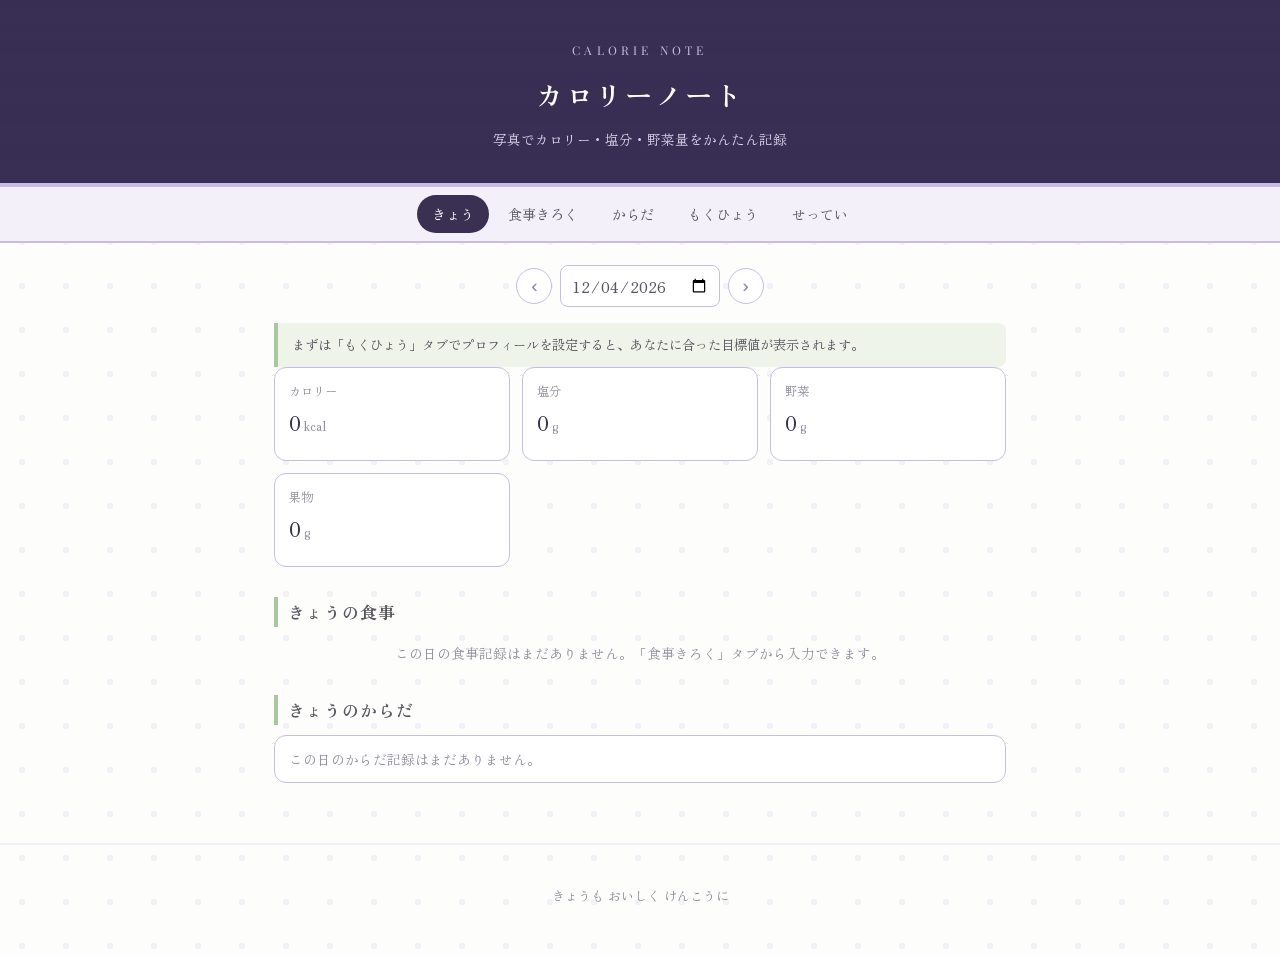
<file: health.html>
<!DOCTYPE html>
<html lang="ja">
<head>
  <meta charset="UTF-8">
  <meta name="viewport" content="width=device-width, initial-scale=1.0">
  <title>カロリーノート</title>
  <link rel="manifest" href="manifest.webmanifest">
  <meta name="theme-color" content="#393052">
  <link rel="icon" type="image/png" href="icon-192.png">
  <link rel="apple-touch-icon" href="icon-180.png">
  <meta name="apple-mobile-web-app-capable" content="yes">
  <meta name="apple-mobile-web-app-status-bar-style" content="black-translucent">
  <meta name="apple-mobile-web-app-title" content="カロリーノート">
  <link rel="preconnect" href="https://fonts.googleapis.com">
  <link rel="preconnect" href="https://fonts.gstatic.com" crossorigin>
  <link href="https://fonts.googleapis.com/css2?family=Playfair+Display:ital,wght@0,400;0,500;0,600;1,400&family=Zen+Old+Mincho:wght@400;500;700&display=swap" rel="stylesheet">
  <link rel="stylesheet" href="health.css">
</head>
<body>

  <header class="hk-header">
    <p class="hk-eyebrow">CALORIE NOTE</p>
    <h1 class="hk-title">カロリーノート</h1>
    <p class="hk-subtitle">写真でカロリー・塩分・野菜量をかんたん記録</p>
  </header>

  <nav class="hk-tabs" role="tablist">
    <button class="hk-tab active" data-tab="today">きょう</button>
    <button class="hk-tab" data-tab="meal">食事きろく</button>
    <button class="hk-tab" data-tab="body">からだ</button>
    <button class="hk-tab" data-tab="goal">もくひょう</button>
    <button class="hk-tab" data-tab="settings">せってい</button>
  </nav>

  <main class="hk-main">

    <!-- ============ きょう（ダッシュボード） ============ -->
    <section id="tab-today" class="hk-panel active">
      <div class="hk-date-row">
        <button id="today-prev" class="hk-mini-btn" aria-label="前の日">‹</button>
        <input type="date" id="today-date" class="hk-date">
        <button id="today-next" class="hk-mini-btn" aria-label="次の日">›</button>
      </div>

      <div id="today-no-profile" class="hk-note" hidden>
        まずは「もくひょう」タブでプロフィールを設定すると、あなたに合った目標値が表示されます。
      </div>

      <div id="today-cards" class="hk-cards"></div>

      <h2 class="hk-h2">きょうの食事</h2>
      <div id="today-meals" class="hk-meal-summary"></div>

      <h2 class="hk-h2">きょうのからだ</h2>
      <div id="today-body" class="hk-body-summary"></div>
    </section>

    <!-- ============ 食事きろく ============ -->
    <section id="tab-meal" class="hk-panel">
      <div class="hk-row">
        <input type="date" id="meal-date" class="hk-date">
        <select id="meal-type" class="hk-select">
          <option value="breakfast">朝食</option>
          <option value="lunch">昼食（お弁当）</option>
          <option value="dinner">夕食</option>
          <option value="snack">間食</option>
        </select>
      </div>

      <!-- 写真解析（無料・コピペ方式） -->
      <div class="hk-photo-box">
        <p class="hk-photo-title">📷 写真からAIで自動入力（無料・コピペ方式）</p>
        <p class="hk-photo-desc">無料のAIチャット（claude.ai・Gemini・ChatGPTなど）を使って、写真から食材リストを取り込めます。APIキーは不要です。</p>
        <ol class="hk-steps">
          <li>下のボタンで「お願い文」をコピーする</li>
          <li>AIチャットアプリを開き、<strong>食事の写真を添付</strong>して、お願い文を貼り付けて送る</li>
          <li>AIの返事をぜんぶコピーして、下の欄に貼り付けて「取り込む」を押す</li>
        </ol>
        <button id="copy-prompt-btn" class="hk-btn hk-btn-main">① お願い文をコピーする</button>
        <p id="copy-status" class="hk-status"></p>
        <textarea id="paste-area" class="hk-textarea" rows="4" placeholder="③ AIの返事をここに貼り付けてください"></textarea>
        <button id="paste-import-btn" class="hk-btn hk-btn-main">③ 貼り付けた結果を取り込む</button>
        <p id="paste-status" class="hk-status"></p>
        <p id="paste-note" class="hk-ai-note" hidden></p>
      </div>

      <!-- 写真解析（APIキー・自動） -->
      <div class="hk-photo-box">
        <p class="hk-photo-title">⚡ ボタン1つで自動解析（APIキー設定が必要・有料）</p>
        <p class="hk-photo-desc">「せってい」タブでAPIキーを設定すると、写真を選ぶだけで解析できます（1回あたり数円〜十数円）。<br>
        どちらの方法でも、隠れている食材や量はあくまで「予想」なので、表で確認して直してください。</p>
        <input type="file" id="photo-input" accept="image/*">
        <img id="photo-preview" class="hk-photo-preview" hidden alt="選んだ写真">
        <button id="analyze-btn" class="hk-btn hk-btn-main" disabled>この写真を解析する</button>
        <p id="analyze-status" class="hk-status"></p>
        <p id="analyze-note" class="hk-ai-note" hidden></p>
      </div>

      <!-- 食材リスト -->
      <h2 class="hk-h2">食べたものリスト</h2>
      <div class="hk-table-wrap">
        <table class="hk-table" id="items-table">
          <thead>
            <tr><th>食材・料理</th><th>量(g)</th><th>kcal</th><th>塩分(g)</th><th></th></tr>
          </thead>
          <tbody id="items-body"></tbody>
          <tfoot>
            <tr id="items-total-row">
              <th>合計</th><th id="t-grams">0g</th><th id="t-kcal">0</th><th id="t-salt">0</th><th></th>
            </tr>
          </tfoot>
        </table>
      </div>
      <p id="items-empty" class="hk-empty">まだ何も入っていません。写真を解析するか、下から食品を追加してください。</p>
      <div id="items-sub" class="hk-sub-totals"></div>

      <!-- 食品追加 -->
      <div class="hk-add-box">
        <p class="hk-photo-title">🔍 食品をさがして追加</p>
        <input type="text" id="food-search" class="hk-input" placeholder="例：からあげ、ごはん、りんご…">
        <div id="food-results" class="hk-food-results"></div>
        <button id="add-custom" class="hk-btn">＋ 自由入力で追加（数値はあとで編集）</button>
      </div>
    </section>

    <!-- ============ からだ ============ -->
    <section id="tab-body" class="hk-panel">
      <div class="hk-row">
        <input type="date" id="body-date" class="hk-date">
      </div>
      <div class="hk-form-grid">
        <label>体重 (kg)<input type="number" step="0.1" min="0" id="body-weight" class="hk-input"></label>
        <label>睡眠時間 (時間)<input type="number" step="0.5" min="0" max="24" id="body-sleep" class="hk-input"></label>
        <label>歩数 (歩)<input type="number" step="100" min="0" id="body-steps" class="hk-input"></label>
        <label>水分 (mL)<input type="number" step="50" min="0" id="body-water" class="hk-input"></label>
        <label class="hk-span2">メモ（体調・お通じ・運動など）<input type="text" id="body-memo" class="hk-input"></label>
      </div>
      <p class="hk-status" id="body-saved"></p>

      <h2 class="hk-h2">体重のうつりかわり</h2>
      <div id="weight-chart" class="hk-chart"></div>

      <h2 class="hk-h2">睡眠時間（最近2週間）</h2>
      <div id="sleep-chart" class="hk-chart"></div>
    </section>

    <!-- ============ もくひょう ============ -->
    <section id="tab-goal" class="hk-panel">
      <h2 class="hk-h2">プロフィール</h2>
      <div class="hk-form-grid">
        <label>性別
          <select id="p-sex" class="hk-select">
            <option value="female">女性</option>
            <option value="male">男性</option>
          </select>
        </label>
        <label>年齢<input type="number" id="p-age" class="hk-input" min="6" max="100"></label>
        <label>身長 (cm)<input type="number" id="p-height" class="hk-input" step="0.1" min="100" max="220"></label>
        <label>いまの体重 (kg)<input type="number" id="p-weight" class="hk-input" step="0.1" min="20" max="200"></label>
        <label>目標体重 (kg)<input type="number" id="p-target" class="hk-input" step="0.1" min="20" max="200"></label>
        <label>目標の日付<input type="date" id="p-date" class="hk-input"></label>
        <label class="hk-span2">活動量
          <select id="p-activity" class="hk-select">
            <option value="1.2">低い（デスクワーク中心・運動ほぼなし）</option>
            <option value="1.375">やや低い（軽い運動を週1〜3回）</option>
            <option value="1.55" selected>ふつう（立ち仕事や運動を週3〜5回）</option>
            <option value="1.725">高い（激しい運動を週6〜7回）</option>
          </select>
        </label>
      </div>
      <button id="p-save" class="hk-btn hk-btn-main">保存して目標を計算する</button>
      <p class="hk-status" id="p-status"></p>

      <div id="goal-result" hidden>
        <h2 class="hk-h2">あなたの1日の目標</h2>
        <div id="goal-cards" class="hk-cards"></div>
        <p id="goal-warning" class="hk-warning" hidden></p>
        <p class="hk-note">※ 目標値は厚生労働省「日本人の食事摂取基準」などをもとにした目安です。体調に不安があるときは医師・管理栄養士に相談してください。</p>
      </div>
    </section>

    <!-- ============ せってい ============ -->
    <section id="tab-settings" class="hk-panel">
      <h2 class="hk-h2">写真解析（AI）の設定</h2>
      <p class="hk-note">
        写真の解析には Anthropic（Claude）のAPIキーが必要です。
        キーは <a href="https://platform.claude.com/" target="_blank" rel="noopener">platform.claude.com</a> で取得でき、
        この端末のブラウザの中だけに保存されます（どこにも送信されるのはAnthropicのAPIだけです）。
        解析1回あたり数円〜十数円ほどの利用料がかかります。
        キーがなくても、食品データベースからの手動入力はすべて無料で使えます。
      </p>
      <p class="hk-note">
        ⚠️ <strong>家族などと共用している端末では、キーを保存しないでください</strong>（その端末を使う人が取り出せてしまいます）。
        共用端末では、無料のコピペ方式（「食事きろく」タブ）をお使いください。
        また、万一に備えて <a href="https://platform.claude.com/" target="_blank" rel="noopener">platform.claude.com</a> の設定で
        <strong>月の利用上限（Spending limit）</strong>を設定しておくと安心です。
      </p>
      <label class="hk-label">APIキー
        <input type="password" id="api-key" class="hk-input" placeholder="sk-ant-…">
      </label>
      <p class="hk-note" id="api-saved-note" hidden>🔑 キーはこの端末に保存済みです。</p>
      <div class="hk-row">
        <button id="api-save" class="hk-btn hk-btn-main">保存する</button>
        <button id="api-clear" class="hk-btn">🗑 キーを消す</button>
      </div>
      <p class="hk-status" id="api-status"></p>

      <h2 class="hk-h2">データのバックアップ</h2>
      <p class="hk-note">記録はこの端末のブラウザの中（localStorage）に保存されています。機種変更や別の端末に移すときは、ここで書き出し・読み込みができます。</p>
      <div class="hk-row">
        <button id="export-btn" class="hk-btn">📤 データを書き出す</button>
        <label class="hk-btn hk-btn-file">📥 データを読み込む<input type="file" id="import-input" accept=".json" hidden></label>
      </div>
      <p class="hk-status" id="backup-status"></p>

      <h2 class="hk-h2">ぜんぶ消す</h2>
      <button id="reset-btn" class="hk-btn hk-btn-danger">記録をすべて削除する</button>
    </section>

  </main>

  <footer class="hk-footer">
    <p>きょうも おいしく けんこうに</p>
  </footer>

  <script src="foods.js"></script>
  <script src="health.js"></script>
</body>
</html>
</file>
<file: health.css>
/* =========================================
   おべんとう健康ノート デザイン
   （このファイルはさわらなくて大丈夫です）
   ========================================= */

:root {
  --white: #fdfdfb;
  --lavender-pale: #f3f0fa;
  --lavender: #c9bce4;
  --lavender-deep: #8d7bb8;
  --green-pale: #eef4ea;
  --green: #a8c8a0;
  --green-deep: #6f9468;
  --gray-text: #5a5560;
  --gray-soft: #948f9e;
  --plum: #393052;
  --plum-deep: #2c2540;
  --red-soft: #c98080;
}

* { box-sizing: border-box; }

body {
  margin: 0;
  background-color: var(--white);
  background-image: radial-gradient(rgba(201, 188, 228, 0.18) 10%, transparent 11%);
  background-size: 44px 44px;
  color: var(--gray-text);
  font-family: "Zen Old Mincho", "Hiragino Mincho ProN", "Yu Mincho", serif;
  line-height: 1.8;
}

/* ---------- ヘッダー ---------- */
.hk-header {
  background: linear-gradient(rgba(56, 46, 84, 0.85), rgba(56, 46, 84, 0.75)), var(--plum);
  color: #fff;
  text-align: center;
  padding: 40px 16px 32px;
  border-bottom: 4px solid var(--lavender);
}
.hk-eyebrow {
  margin: 0 0 8px;
  font-family: "Playfair Display", serif;
  font-size: 0.75rem;
  letter-spacing: 0.35em;
  color: var(--lavender);
}
.hk-title { margin: 0; font-size: 1.7rem; font-weight: 700; letter-spacing: 0.1em; }
.hk-subtitle { margin: 8px 0 0; font-size: 0.85rem; color: #d9d3ea; }
/* ---------- タブ ---------- */
.hk-tabs {
  position: sticky;
  top: 0;
  z-index: 10;
  display: flex;
  justify-content: center;
  gap: 4px;
  background: var(--lavender-pale);
  padding: 8px 6px;
  border-bottom: 2px solid var(--lavender);
  flex-wrap: wrap;
}
.hk-tab {
  font-family: inherit;
  font-size: 0.88rem;
  padding: 8px 14px;
  border: 1px solid transparent;
  border-radius: 999px;
  background: transparent;
  color: var(--gray-text);
  cursor: pointer;
}
.hk-tab.active {
  background: var(--plum);
  color: #fff;
}

/* ---------- 本文 ---------- */
.hk-main { max-width: 760px; margin: 0 auto; padding: 22px 14px 60px; }
.hk-panel { display: none; }
.hk-panel.active { display: block; }

.hk-h2 {
  font-size: 1.05rem;
  margin: 30px 0 10px;
  padding-left: 10px;
  border-left: 4px solid var(--green);
  letter-spacing: 0.06em;
}

.hk-row { display: flex; gap: 10px; align-items: center; flex-wrap: wrap; margin-bottom: 12px; }
.hk-date-row { display: flex; gap: 8px; align-items: center; justify-content: center; margin-bottom: 16px; }

.hk-date, .hk-select, .hk-input {
  font-family: inherit;
  font-size: 0.95rem;
  color: var(--gray-text);
  padding: 8px 10px;
  border: 1px solid var(--lavender);
  border-radius: 8px;
  background: #fff;
  max-width: 100%;
}
.hk-input { width: 100%; }
label { font-size: 0.85rem; }

.hk-mini-btn {
  font-size: 1.2rem;
  width: 36px; height: 36px;
  border-radius: 50%;
  border: 1px solid var(--lavender);
  background: #fff;
  color: var(--lavender-deep);
  cursor: pointer;
}

.hk-btn {
  font-family: inherit;
  font-size: 0.92rem;
  padding: 10px 18px;
  border-radius: 999px;
  border: 1px solid var(--lavender-deep);
  background: #fff;
  color: var(--lavender-deep);
  cursor: pointer;
  margin-top: 10px;
}
.hk-btn:hover { background: var(--lavender-pale); }
.hk-btn-main { background: var(--plum); border-color: var(--plum); color: #fff; }
.hk-btn-main:hover { background: var(--plum-deep); }
.hk-btn-main:disabled { opacity: 0.45; cursor: not-allowed; }
.hk-btn-danger { border-color: var(--red-soft); color: var(--red-soft); }
.hk-btn-file { display: inline-block; }

.hk-status { font-size: 0.83rem; color: var(--green-deep); min-height: 1.2em; margin: 8px 0 0; }
.hk-note {
  font-size: 0.83rem;
  background: var(--green-pale);
  border-left: 4px solid var(--green);
  padding: 10px 14px;
  border-radius: 0 8px 8px 0;
}
.hk-warning {
  font-size: 0.85rem;
  background: #faf0f0;
  border-left: 4px solid var(--red-soft);
  padding: 10px 14px;
  border-radius: 0 8px 8px 0;
  color: #9c5c5c;
}
.hk-empty { font-size: 0.85rem; color: var(--gray-soft); text-align: center; }

/* ---------- カード（目標と実績） ---------- */
.hk-cards { display: grid; grid-template-columns: repeat(auto-fill, minmax(210px, 1fr)); gap: 12px; }
.hk-card {
  background: #fff;
  border: 1px solid var(--lavender);
  border-radius: 12px;
  padding: 12px 14px;
}
.hk-card-label { font-size: 0.78rem; color: var(--gray-soft); margin: 0; }
.hk-card-value { font-size: 1.3rem; margin: 2px 0 6px; color: var(--plum); }
.hk-card-value small { font-size: 0.78rem; color: var(--gray-soft); }
.hk-bar { height: 8px; background: var(--lavender-pale); border-radius: 999px; overflow: hidden; }
.hk-bar-fill { height: 100%; background: var(--green); border-radius: 999px; transition: width 0.4s; }
.hk-bar-fill.over { background: var(--red-soft); }
.hk-card-sub { font-size: 0.75rem; color: var(--gray-soft); margin: 4px 0 0; }

/* ---------- 写真ボックス ---------- */
.hk-photo-box, .hk-add-box {
  background: #fff;
  border: 1px dashed var(--lavender-deep);
  border-radius: 12px;
  padding: 16px;
  margin-top: 16px;
}
.hk-photo-title { margin: 0 0 6px; font-weight: 700; }
.hk-photo-desc { margin: 0 0 10px; font-size: 0.82rem; color: var(--gray-soft); }
.hk-photo-preview {
  display: block;
  max-width: 100%;
  max-height: 260px;
  border-radius: 10px;
  margin: 10px 0;
  border: 1px solid var(--lavender);
}
.hk-ai-note {
  font-size: 0.83rem;
  background: var(--lavender-pale);
  border-radius: 8px;
  padding: 8px 12px;
}

/* 無料コピペ方式の手順と貼り付け欄 */
.hk-steps {
  font-size: 0.85rem;
  margin: 0 0 6px;
  padding-left: 22px;
}
.hk-steps li { margin-bottom: 2px; }
.hk-textarea {
  display: block;
  width: 100%;
  margin-top: 12px;
  font-family: inherit;
  font-size: 0.88rem;
  color: var(--gray-text);
  padding: 8px 10px;
  border: 1px solid var(--lavender);
  border-radius: 8px;
  resize: vertical;
}

/* ---------- 食材テーブル ---------- */
.hk-table-wrap { overflow-x: auto; }
.hk-table {
  width: 100%;
  border-collapse: collapse;
  background: #fff;
  font-size: 0.88rem;
}
.hk-table th, .hk-table td {
  border-bottom: 1px solid var(--lavender-pale);
  padding: 7px 6px;
  text-align: right;
  white-space: nowrap;
}
.hk-table th:first-child, .hk-table td:first-child { text-align: left; }
.hk-table thead th { background: var(--lavender-pale); font-size: 0.78rem; color: var(--gray-soft); }
.hk-table tfoot th { background: var(--green-pale); }
.hk-table input.g-input {
  width: 64px;
  font-family: inherit;
  font-size: 0.88rem;
  padding: 4px 6px;
  border: 1px solid var(--lavender);
  border-radius: 6px;
  text-align: right;
}
.hk-table input.name-input {
  width: 100%;
  min-width: 130px;
  font-family: inherit;
  font-size: 0.88rem;
  padding: 4px 6px;
  border: 1px solid transparent;
  border-radius: 6px;
  background: transparent;
}
.hk-table input.name-input:focus { border-color: var(--lavender); background: #fff; }
.hk-del {
  border: none; background: none; color: var(--red-soft);
  font-size: 1rem; cursor: pointer; padding: 2px 6px;
}
.hk-conf { font-size: 0.7rem; color: var(--gray-soft); display: block; }
.hk-sub-totals { font-size: 0.83rem; color: var(--gray-soft); margin-top: 8px; text-align: right; }

/* ---------- 食品検索 ---------- */
.hk-food-results { margin-top: 8px; max-height: 240px; overflow-y: auto; }
.hk-food-item {
  display: flex; justify-content: space-between; align-items: center;
  padding: 7px 10px;
  border-bottom: 1px solid var(--lavender-pale);
  font-size: 0.88rem;
  cursor: pointer;
  border-radius: 6px;
}
.hk-food-item:hover { background: var(--lavender-pale); }
.hk-food-item small { color: var(--gray-soft); }

/* ---------- きょうの食事サマリー ---------- */
.hk-meal-summary .hk-meal-block {
  background: #fff;
  border: 1px solid var(--lavender);
  border-radius: 12px;
  padding: 10px 14px;
  margin-bottom: 10px;
}
.hk-meal-block h3 { margin: 0 0 4px; font-size: 0.92rem; color: var(--lavender-deep); }
.hk-meal-block p { margin: 0; font-size: 0.85rem; }
.hk-meal-block .kcal { float: right; color: var(--plum); font-weight: 700; }

.hk-body-summary { font-size: 0.9rem; background: #fff; border: 1px solid var(--lavender); border-radius: 12px; padding: 10px 14px; }

/* ---------- フォーム ---------- */
.hk-form-grid {
  display: grid;
  grid-template-columns: 1fr 1fr;
  gap: 12px;
  background: #fff;
  border: 1px solid var(--lavender);
  border-radius: 12px;
  padding: 16px;
}
.hk-form-grid label { display: flex; flex-direction: column; gap: 4px; }
.hk-span2 { grid-column: span 2; }
.hk-label { display: block; margin-top: 8px; }
@media (max-width: 480px) {
  .hk-form-grid { grid-template-columns: 1fr; }
  .hk-span2 { grid-column: span 1; }
}

/* ---------- グラフ ---------- */
.hk-chart {
  background: #fff;
  border: 1px solid var(--lavender);
  border-radius: 12px;
  padding: 12px;
  overflow-x: auto;
}
.hk-chart svg { display: block; }
.hk-chart .empty { color: var(--gray-soft); font-size: 0.85rem; text-align: center; margin: 10px 0; }

/* ---------- フッター ---------- */
.hk-footer {
  text-align: center;
  padding: 26px 10px 34px;
  color: var(--gray-soft);
  font-size: 0.82rem;
  border-top: 2px solid var(--lavender-pale);
}
</file>
